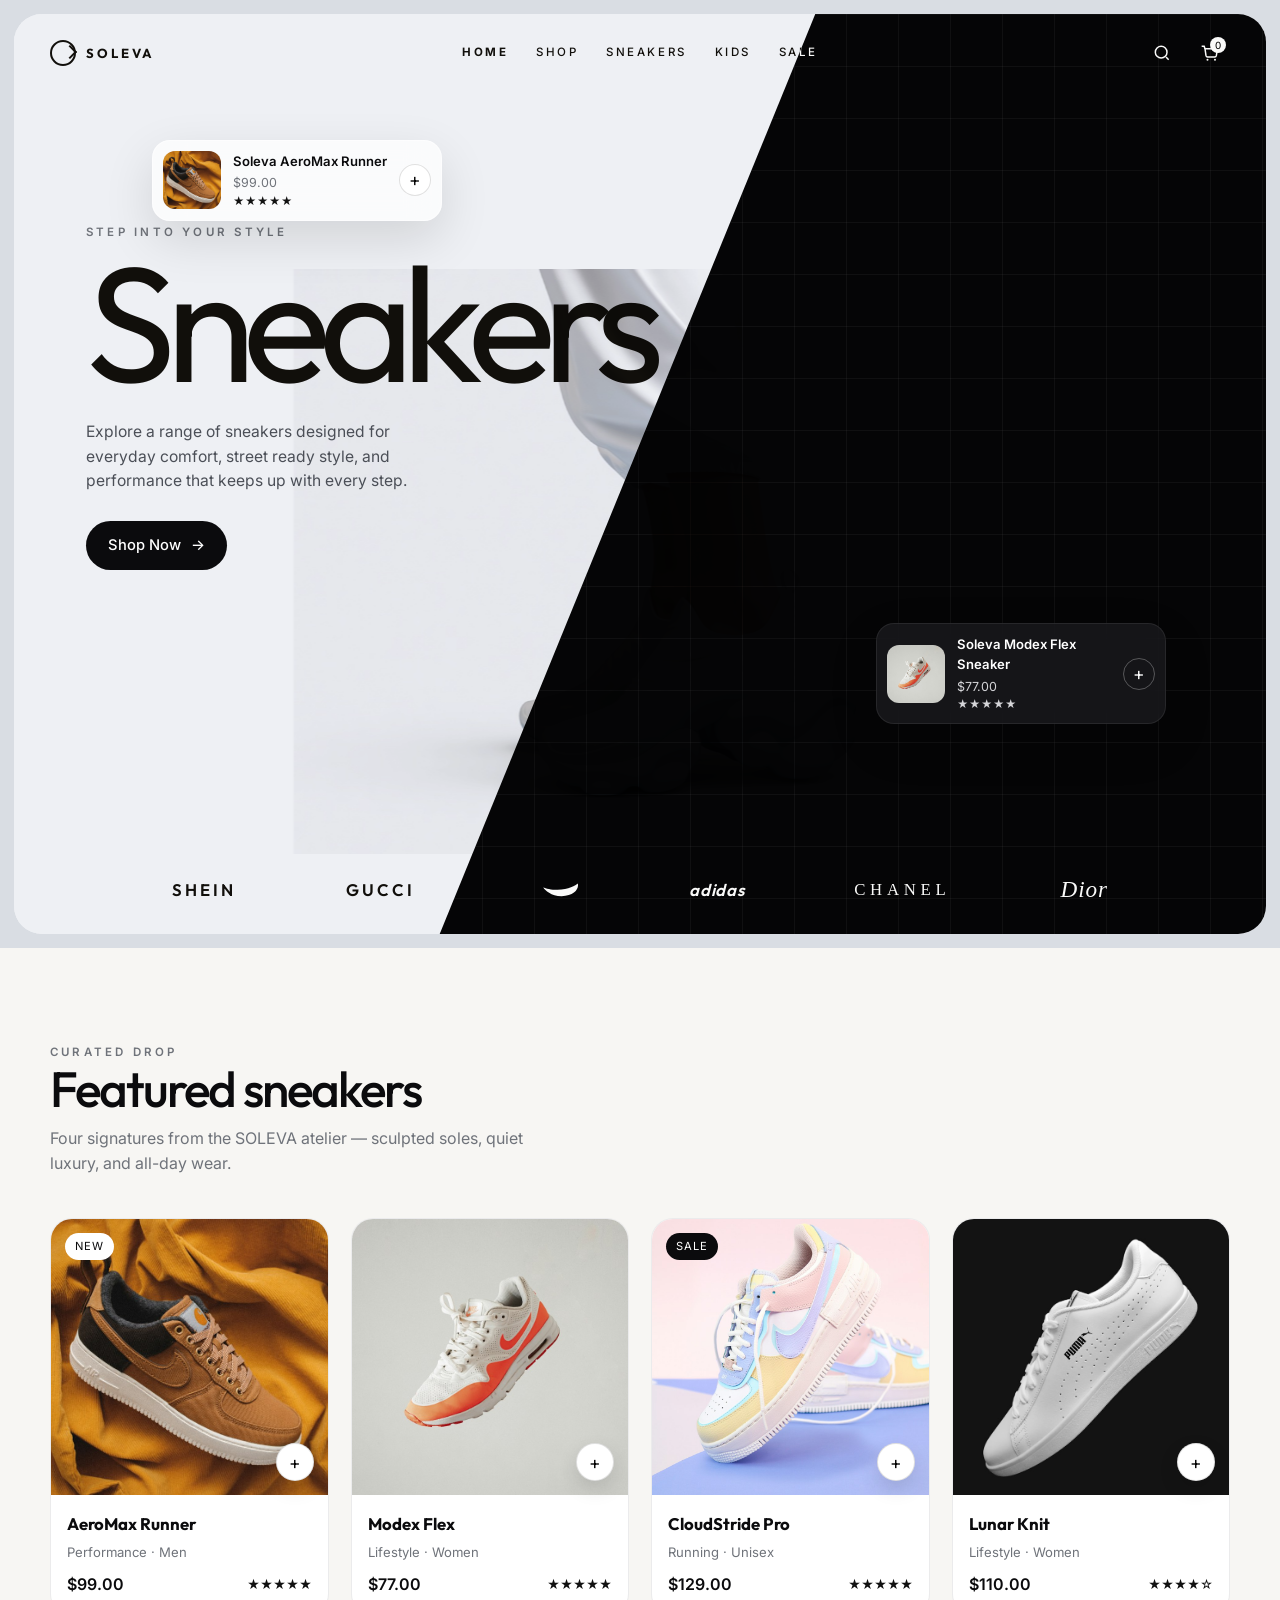
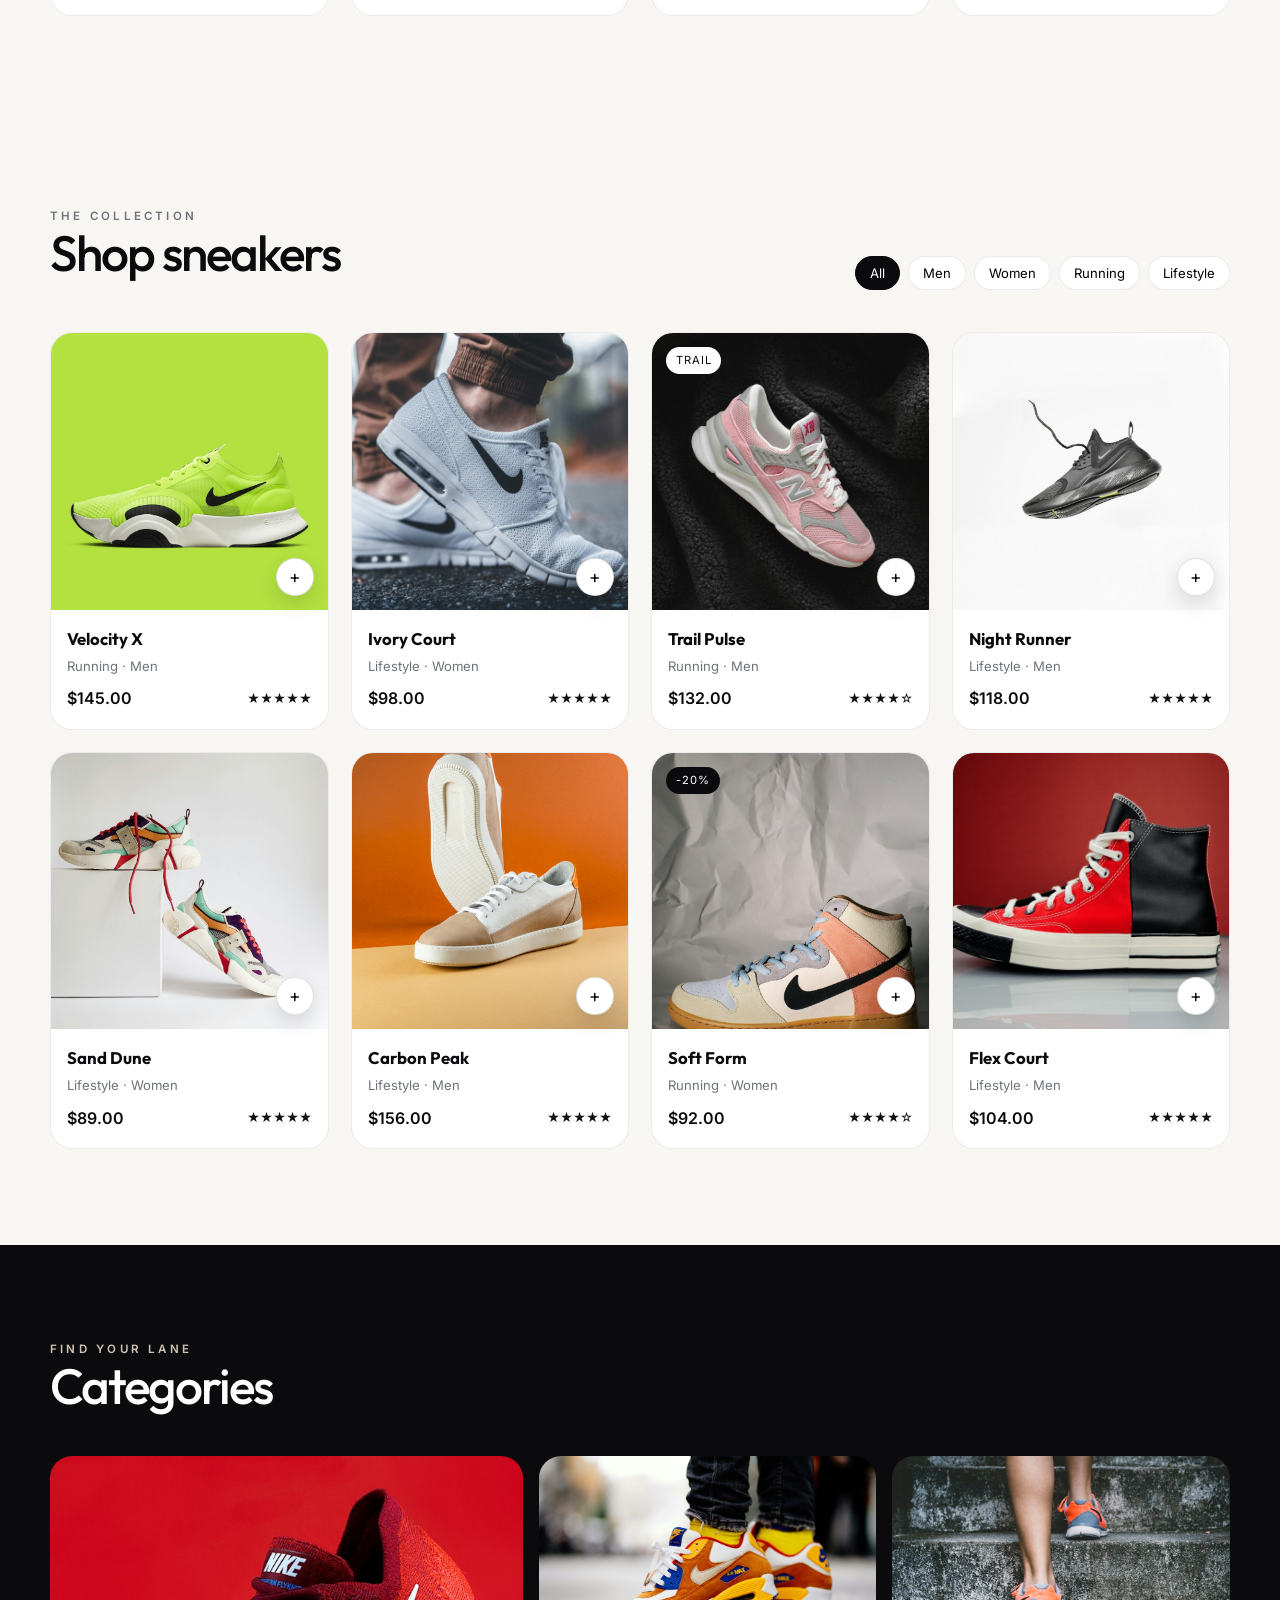
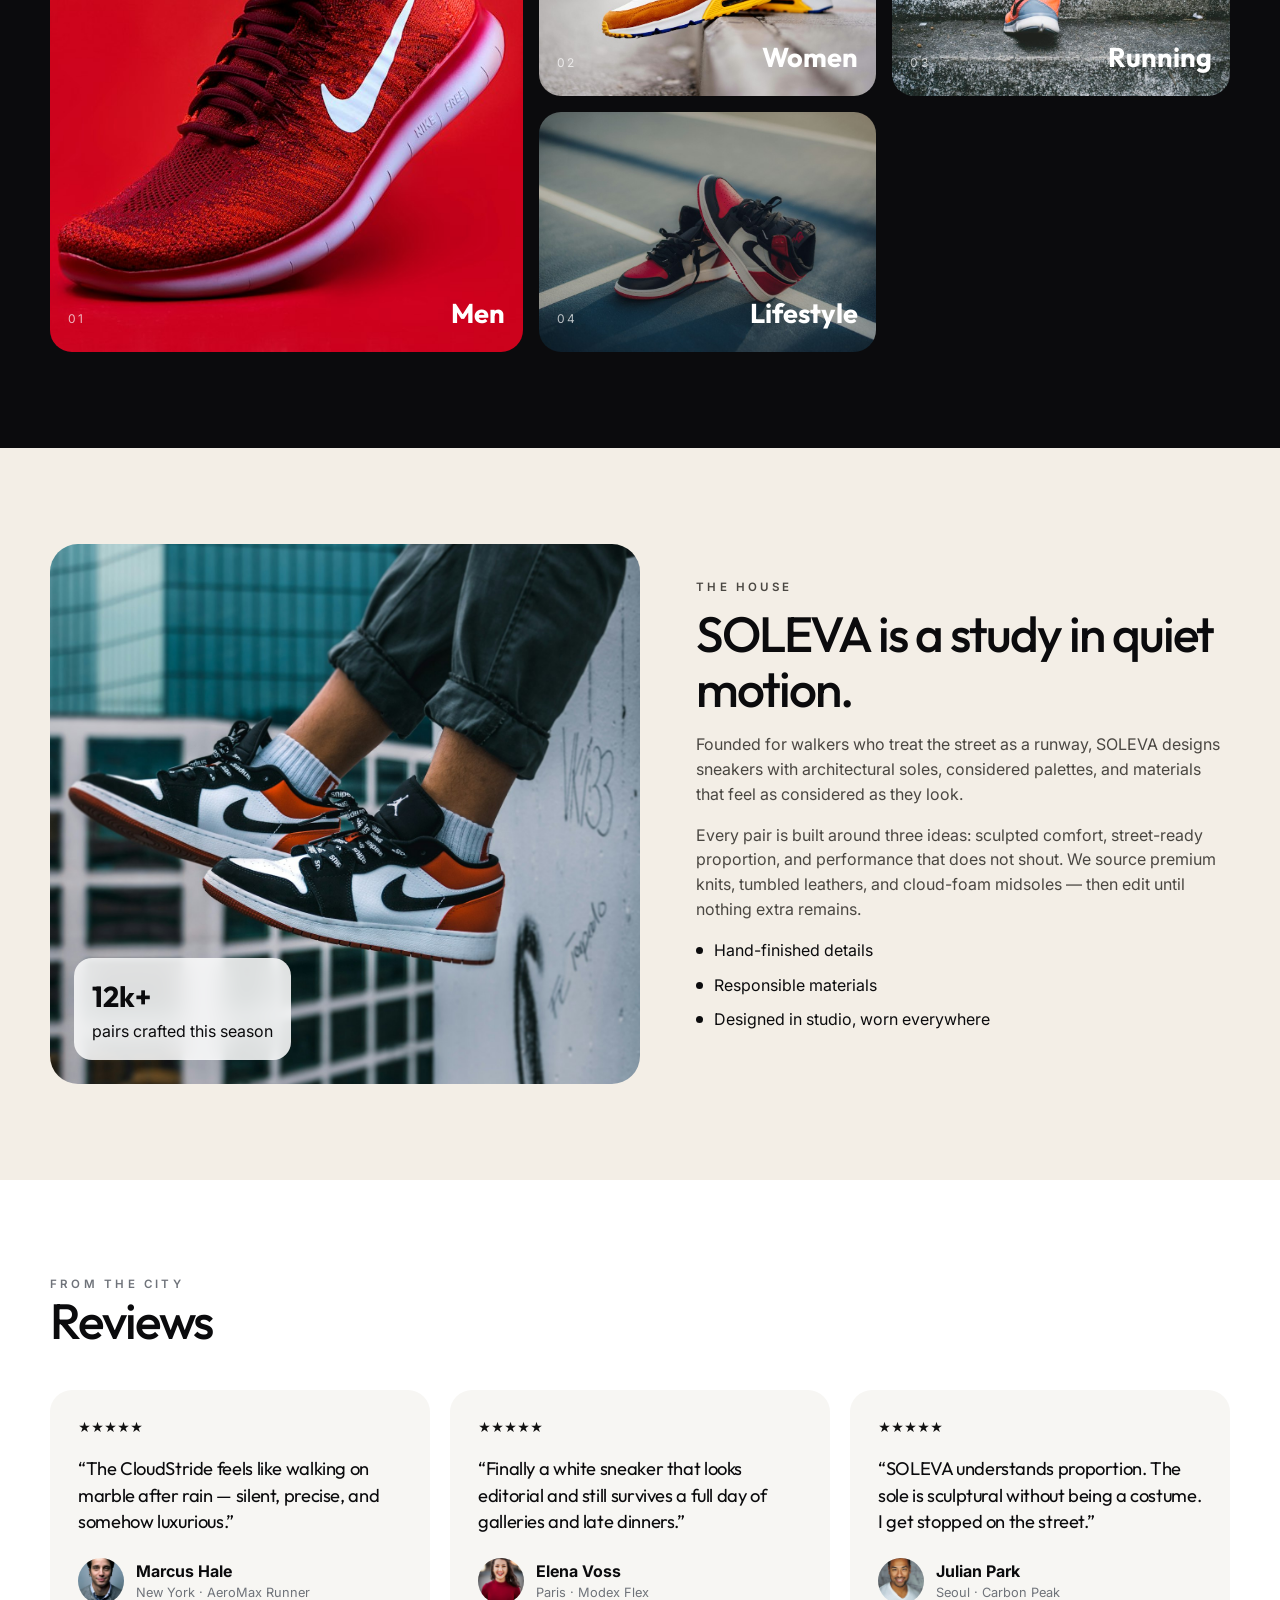
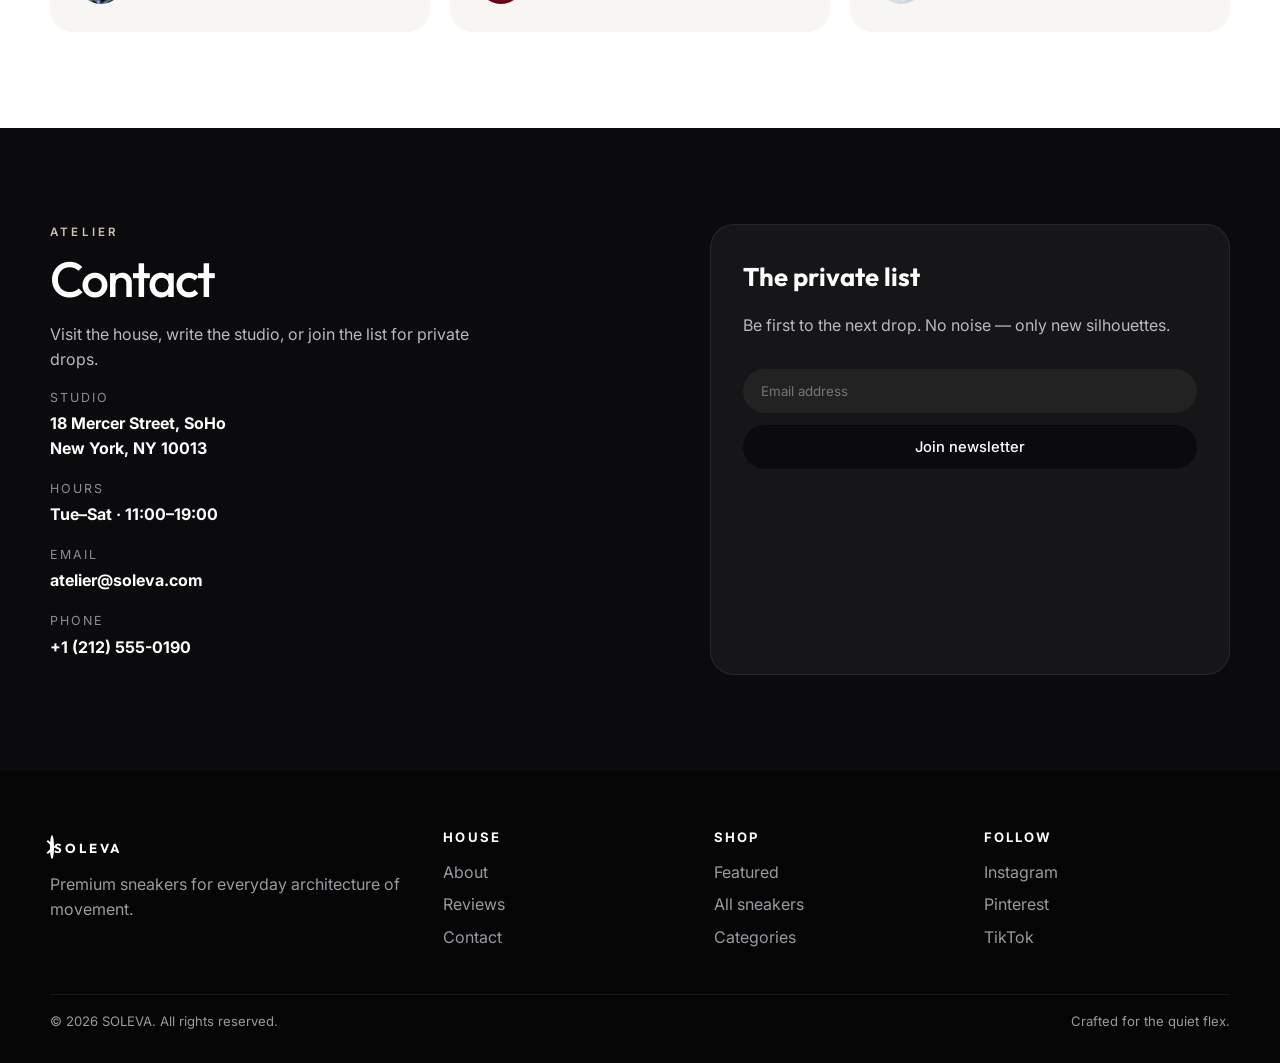
<file: index.html>
<!DOCTYPE html>
<html lang="en">
<head>
  <meta charset="UTF-8" />
  <meta name="viewport" content="width=device-width, initial-scale=1.0" />
  <title>SOLEVA — Step Into Your Style</title>
  <meta name="description" content="SOLEVA is a premium sneaker house. Discover sculpted comfort, street-ready style, and performance that keeps up with every step." />
  <link rel="preconnect" href="https://fonts.googleapis.com" />
  <link rel="preconnect" href="https://fonts.gstatic.com" crossorigin />
  <link href="https://fonts.googleapis.com/css2?family=Inter:wght@400;500;600;700&family=Outfit:wght@300;400;500;600;700&display=swap" rel="stylesheet" />
  <link rel="stylesheet" href="style.css" />
</head>
<body>
  <div class="page-frame">
    <header class="header" id="header">
      <a class="logo" href="#home" aria-label="SOLEVA home">
        <span class="logo-mark" aria-hidden="true"></span>
        <span class="logo-text">SOLEVA</span>
      </a>

      <nav class="nav" id="nav" aria-label="Primary">
        <a href="#home" class="nav-link is-active">Home</a>
        <a href="#shop" class="nav-link">Shop</a>
        <a href="#featured" class="nav-link">Sneakers</a>
        <a href="#categories" class="nav-link">Kids</a>
        <a href="#shop" class="nav-link">Sale</a>
      </nav>

      <div class="header-actions">
        <button class="icon-btn" id="searchBtn" aria-label="Search">
          <svg viewBox="0 0 24 24" fill="none" stroke="currentColor" stroke-width="1.8">
            <circle cx="11" cy="11" r="7" />
            <path d="M20 20l-3.2-3.2" />
          </svg>
        </button>
        <button class="icon-btn" id="cartBtn" aria-label="Open cart">
          <svg viewBox="0 0 24 24" fill="none" stroke="currentColor" stroke-width="1.8">
            <path d="M6 7h15l-1.4 8.2a2 2 0 0 1-2 1.6H9.2a2 2 0 0 1-2-1.6L6 7Z" />
            <path d="M6 7 5 4H2" />
            <circle cx="9" cy="20" r="1.2" fill="currentColor" stroke="none" />
            <circle cx="18" cy="20" r="1.2" fill="currentColor" stroke="none" />
          </svg>
          <span class="cart-count" id="cartCount">0</span>
        </button>
        <button class="icon-btn menu-btn" id="menuBtn" aria-label="Open menu" aria-expanded="false">
          <span></span><span></span>
        </button>
      </div>
    </header>

    <section class="hero" id="home">
      <div class="hero-dark" aria-hidden="true"></div>

      <article class="float-card float-card--left">
        <img src="assets/images/product-aeromax.jpg" alt="SOLEVA AeroMax Runner" />
        <div>
          <h3>Soleva AeroMax Runner</h3>
          <p>$99.00</p>
          <div class="stars" aria-label="5 stars">★★★★★</div>
        </div>
        <button class="plus-btn add-to-cart" data-id="aeromax" data-name="AeroMax Runner" data-price="99" data-image="assets/images/product-aeromax.jpg" aria-label="Add AeroMax Runner">+</button>
      </article>

      <article class="float-card float-card--right">
        <img src="assets/images/product-modex.jpg" alt="SOLEVA Modex Flex Sneaker" />
        <div>
          <h3>Soleva Modex Flex Sneaker</h3>
          <p>$77.00</p>
          <div class="stars" aria-label="5 stars">★★★★★</div>
        </div>
        <button class="plus-btn add-to-cart" data-id="modex" data-name="Modex Flex Sneaker" data-price="77" data-image="assets/images/product-modex.jpg" aria-label="Add Modex Flex">+</button>
      </article>

      <div class="hero-copy">
        <p class="eyebrow">Step into your style</p>
        <h1 class="hero-word" aria-label="Sneakers">
          <span>Sneakers</span>
        </h1>
        <p class="hero-lead">
          Explore a range of sneakers designed for everyday comfort, street ready style, and performance that keeps up with every step.
        </p>
        <a class="btn btn-dark" href="#shop">Shop Now <span aria-hidden="true">→</span></a>
      </div>

      <div class="hero-visual">
        <img src="assets/images/hero-soleva.jpg" alt="Model wearing sculptural white SOLEVA sneakers" />
      </div>

      <div class="brand-bar" aria-label="Featured houses">
        <span class="brand-shein">SHEIN</span>
        <span class="brand-gucci">GUCCI</span>
        <span class="brand-nike" aria-label="Nike">
          <svg viewBox="0 0 69 24" fill="currentColor" aria-hidden="true"><path d="M68.9 3.4c-2.7 2.2-12.4 8.4-27 8.4-8.3 0-15.8-2.2-19.1-3.3 2.6 3.5 10.3 11.7 24.5 11.7 16.4 0 23.5-9.4 21.6-16.8z"/></svg>
        </span>
        <span class="brand-adidas">adidas</span>
        <span class="brand-chanel">Chanel</span>
        <span class="brand-dior">Dior</span>
      </div>
    </section>
  </div>

  <main>
    <section class="section featured" id="featured">
      <div class="container">
        <div class="section-head">
          <p class="eyebrow">Curated drop</p>
          <h2>Featured sneakers</h2>
          <p>Four signatures from the SOLEVA atelier — sculpted soles, quiet luxury, and all-day wear.</p>
        </div>
        <div class="featured-grid">
          <article class="product-card featured-card">
            <div class="product-media">
              <span class="badge">New</span>
              <img src="assets/images/product-aeromax.jpg" alt="AeroMax Runner" />
              <button class="plus-btn add-to-cart" data-id="aeromax" data-name="AeroMax Runner" data-price="99" data-image="assets/images/product-aeromax.jpg">+</button>
            </div>
            <div class="product-info">
              <h3>AeroMax Runner</h3>
              <p class="muted">Performance · Men</p>
              <div class="product-meta">
                <span class="price">$99.00</span>
                <span class="stars">★★★★★</span>
              </div>
            </div>
          </article>
          <article class="product-card featured-card">
            <div class="product-media">
              <img src="assets/images/product-modex.jpg" alt="Modex Flex Sneaker" />
              <button class="plus-btn add-to-cart" data-id="modex" data-name="Modex Flex Sneaker" data-price="77" data-image="assets/images/product-modex.jpg">+</button>
            </div>
            <div class="product-info">
              <h3>Modex Flex</h3>
              <p class="muted">Lifestyle · Women</p>
              <div class="product-meta">
                <span class="price">$77.00</span>
                <span class="stars">★★★★★</span>
              </div>
            </div>
          </article>
          <article class="product-card featured-card">
            <div class="product-media">
              <span class="badge badge-sale">Sale</span>
              <img src="assets/images/product-cloudstride.jpg" alt="CloudStride Pro" />
              <button class="plus-btn add-to-cart" data-id="cloudstride" data-name="CloudStride Pro" data-price="129" data-image="assets/images/product-cloudstride.jpg">+</button>
            </div>
            <div class="product-info">
              <h3>CloudStride Pro</h3>
              <p class="muted">Running · Unisex</p>
              <div class="product-meta">
                <span class="price">$129.00</span>
                <span class="stars">★★★★★</span>
              </div>
            </div>
          </article>
          <article class="product-card featured-card">
            <div class="product-media">
              <img src="assets/images/product-lunar.jpg" alt="Lunar Knit" />
              <button class="plus-btn add-to-cart" data-id="lunar" data-name="Lunar Knit" data-price="110" data-image="assets/images/product-lunar.jpg">+</button>
            </div>
            <div class="product-info">
              <h3>Lunar Knit</h3>
              <p class="muted">Lifestyle · Women</p>
              <div class="product-meta">
                <span class="price">$110.00</span>
                <span class="stars">★★★★☆</span>
              </div>
            </div>
          </article>
        </div>
      </div>
    </section>

    <section class="section shop" id="shop">
      <div class="container">
        <div class="section-head split">
          <div>
            <p class="eyebrow">The collection</p>
            <h2>Shop sneakers</h2>
          </div>
          <div class="filters" role="tablist" aria-label="Product filters">
            <button class="filter-btn is-active" data-filter="all">All</button>
            <button class="filter-btn" data-filter="men">Men</button>
            <button class="filter-btn" data-filter="women">Women</button>
            <button class="filter-btn" data-filter="running">Running</button>
            <button class="filter-btn" data-filter="lifestyle">Lifestyle</button>
          </div>
        </div>

        <div class="shop-grid" id="shopGrid">
          <article class="product-card" data-category="running men">
            <div class="product-media">
              <img src="assets/images/product-velocity.jpg" alt="Velocity X" />
              <button class="plus-btn add-to-cart" data-id="velocity" data-name="Velocity X" data-price="145" data-image="assets/images/product-velocity.jpg">+</button>
            </div>
            <div class="product-info">
              <h3>Velocity X</h3>
              <p class="muted">Running · Men</p>
              <div class="product-meta"><span class="price">$145.00</span><span class="stars">★★★★★</span></div>
            </div>
          </article>
          <article class="product-card" data-category="lifestyle women">
            <div class="product-media">
              <img src="assets/images/product-ivory.jpg" alt="Ivory Court" />
              <button class="plus-btn add-to-cart" data-id="ivory" data-name="Ivory Court" data-price="98" data-image="assets/images/product-ivory.jpg">+</button>
            </div>
            <div class="product-info">
              <h3>Ivory Court</h3>
              <p class="muted">Lifestyle · Women</p>
              <div class="product-meta"><span class="price">$98.00</span><span class="stars">★★★★★</span></div>
            </div>
          </article>
          <article class="product-card" data-category="running men">
            <div class="product-media">
              <span class="badge">Trail</span>
              <img src="assets/images/product-trail.jpg" alt="Trail Pulse" />
              <button class="plus-btn add-to-cart" data-id="trail" data-name="Trail Pulse" data-price="132" data-image="assets/images/product-trail.jpg">+</button>
            </div>
            <div class="product-info">
              <h3>Trail Pulse</h3>
              <p class="muted">Running · Men</p>
              <div class="product-meta"><span class="price">$132.00</span><span class="stars">★★★★☆</span></div>
            </div>
          </article>
          <article class="product-card" data-category="lifestyle men">
            <div class="product-media">
              <img src="assets/images/product-night.jpg" alt="Night Runner" />
              <button class="plus-btn add-to-cart" data-id="night" data-name="Night Runner" data-price="118" data-image="assets/images/product-night.jpg">+</button>
            </div>
            <div class="product-info">
              <h3>Night Runner</h3>
              <p class="muted">Lifestyle · Men</p>
              <div class="product-meta"><span class="price">$118.00</span><span class="stars">★★★★★</span></div>
            </div>
          </article>
          <article class="product-card" data-category="lifestyle women">
            <div class="product-media">
              <img src="assets/images/product-dune.jpg" alt="Sand Dune" />
              <button class="plus-btn add-to-cart" data-id="dune" data-name="Sand Dune" data-price="89" data-image="assets/images/product-dune.jpg">+</button>
            </div>
            <div class="product-info">
              <h3>Sand Dune</h3>
              <p class="muted">Lifestyle · Women</p>
              <div class="product-meta"><span class="price">$89.00</span><span class="stars">★★★★★</span></div>
            </div>
          </article>
          <article class="product-card" data-category="lifestyle men">
            <div class="product-media">
              <img src="assets/images/product-carbon.jpg" alt="Carbon Peak" />
              <button class="plus-btn add-to-cart" data-id="carbon" data-name="Carbon Peak" data-price="156" data-image="assets/images/product-carbon.jpg">+</button>
            </div>
            <div class="product-info">
              <h3>Carbon Peak</h3>
              <p class="muted">Lifestyle · Men</p>
              <div class="product-meta"><span class="price">$156.00</span><span class="stars">★★★★★</span></div>
            </div>
          </article>
          <article class="product-card" data-category="running women">
            <div class="product-media">
              <span class="badge badge-sale">-20%</span>
              <img src="assets/images/product-softform.jpg" alt="Soft Form" />
              <button class="plus-btn add-to-cart" data-id="softform" data-name="Soft Form" data-price="92" data-image="assets/images/product-softform.jpg">+</button>
            </div>
            <div class="product-info">
              <h3>Soft Form</h3>
              <p class="muted">Running · Women</p>
              <div class="product-meta"><span class="price">$92.00</span><span class="stars">★★★★☆</span></div>
            </div>
          </article>
          <article class="product-card" data-category="lifestyle men">
            <div class="product-media">
              <img src="assets/images/product-flex.jpg" alt="Flex Court" />
              <button class="plus-btn add-to-cart" data-id="flex" data-name="Flex Court" data-price="104" data-image="assets/images/product-flex.jpg">+</button>
            </div>
            <div class="product-info">
              <h3>Flex Court</h3>
              <p class="muted">Lifestyle · Men</p>
              <div class="product-meta"><span class="price">$104.00</span><span class="stars">★★★★★</span></div>
            </div>
          </article>
        </div>
      </div>
    </section>

    <section class="section categories" id="categories">
      <div class="container">
        <div class="section-head">
          <p class="eyebrow">Find your lane</p>
          <h2>Categories</h2>
        </div>
        <div class="category-grid">
          <a class="category-card" href="#shop" data-jump="men">
            <img src="assets/images/cat-men.jpg" alt="Men's sneakers" />
            <div class="category-label">
              <span>01</span>
              <h3>Men</h3>
            </div>
          </a>
          <a class="category-card" href="#shop" data-jump="women">
            <img src="assets/images/cat-women.jpg" alt="Women's sneakers" />
            <div class="category-label">
              <span>02</span>
              <h3>Women</h3>
            </div>
          </a>
          <a class="category-card" href="#shop" data-jump="running">
            <img src="assets/images/cat-running.jpg" alt="Running sneakers" />
            <div class="category-label">
              <span>03</span>
              <h3>Running</h3>
            </div>
          </a>
          <a class="category-card" href="#shop" data-jump="lifestyle">
            <img src="assets/images/cat-lifestyle.jpg" alt="Lifestyle sneakers" />
            <div class="category-label">
              <span>04</span>
              <h3>Lifestyle</h3>
            </div>
          </a>
        </div>
      </div>
    </section>

    <section class="section about" id="about">
      <div class="container about-grid">
        <div class="about-media">
          <img src="assets/images/about.jpg" alt="SOLEVA studio sneakers on marble" />
          <div class="about-stat">
            <strong>12k+</strong>
            <span>pairs crafted this season</span>
          </div>
        </div>
        <div class="about-copy">
          <p class="eyebrow">The house</p>
          <h2>SOLEVA is a study in quiet motion.</h2>
          <p>
            Founded for walkers who treat the street as a runway, SOLEVA designs sneakers with architectural soles, considered palettes, and materials that feel as considered as they look.
          </p>
          <p>
            Every pair is built around three ideas: sculpted comfort, street-ready proportion, and performance that does not shout. We source premium knits, tumbled leathers, and cloud-foam midsoles — then edit until nothing extra remains.
          </p>
          <ul class="about-points">
            <li>Hand-finished details</li>
            <li>Responsible materials</li>
            <li>Designed in studio, worn everywhere</li>
          </ul>
        </div>
      </div>
    </section>

    <section class="section reviews" id="reviews">
      <div class="container">
        <div class="section-head">
          <p class="eyebrow">From the city</p>
          <h2>Reviews</h2>
        </div>
        <div class="review-grid">
          <article class="review-card">
            <div class="stars">★★★★★</div>
            <p>“The CloudStride feels like walking on marble after rain — silent, precise, and somehow luxurious.”</p>
            <div class="reviewer">
              <img src="assets/images/review-1.jpg" alt="Marcus Hale" />
              <div>
                <strong>Marcus Hale</strong>
                <span>New York · AeroMax Runner</span>
              </div>
            </div>
          </article>
          <article class="review-card">
            <div class="stars">★★★★★</div>
            <p>“Finally a white sneaker that looks editorial and still survives a full day of galleries and late dinners.”</p>
            <div class="reviewer">
              <img src="assets/images/review-2.jpg" alt="Elena Voss" />
              <div>
                <strong>Elena Voss</strong>
                <span>Paris · Modex Flex</span>
              </div>
            </div>
          </article>
          <article class="review-card">
            <div class="stars">★★★★★</div>
            <p>“SOLEVA understands proportion. The sole is sculptural without being a costume. I get stopped on the street.”</p>
            <div class="reviewer">
              <img src="assets/images/review-3.jpg" alt="Julian Park" />
              <div>
                <strong>Julian Park</strong>
                <span>Seoul · Carbon Peak</span>
              </div>
            </div>
          </article>
        </div>
      </div>
    </section>

    <section class="section contact" id="contact">
      <div class="container contact-grid">
        <div>
          <p class="eyebrow">Atelier</p>
          <h2>Contact</h2>
          <p class="contact-lead">Visit the house, write the studio, or join the list for private drops.</p>
          <ul class="contact-list">
            <li>
              <span>Studio</span>
              <strong>18 Mercer Street, SoHo<br />New York, NY 10013</strong>
            </li>
            <li>
              <span>Hours</span>
              <strong>Tue–Sat · 11:00–19:00</strong>
            </li>
            <li>
              <span>Email</span>
              <strong><a href="mailto:atelier@soleva.com">atelier@soleva.com</a></strong>
            </li>
            <li>
              <span>Phone</span>
              <strong><a href="tel:+12125550190">+1 (212) 555-0190</a></strong>
            </li>
          </ul>
        </div>
        <form class="newsletter" id="newsletterForm">
          <h3>The private list</h3>
          <p>Be first to the next drop. No noise — only new silhouettes.</p>
          <label class="sr-only" for="email">Email address</label>
          <input id="email" name="email" type="email" placeholder="Email address" required />
          <button class="btn btn-dark full" type="submit">Join newsletter</button>
          <p class="form-note" id="formNote" hidden></p>
        </form>
      </div>
    </section>
  </main>

  <footer class="footer">
    <div class="container footer-grid">
      <div>
        <a class="logo" href="#home">
          <span class="logo-mark"></span>
          <span class="logo-text">SOLEVA</span>
        </a>
        <p>Premium sneakers for everyday architecture of movement.</p>
      </div>
      <div>
        <h4>House</h4>
        <a href="#about">About</a>
        <a href="#reviews">Reviews</a>
        <a href="#contact">Contact</a>
      </div>
      <div>
        <h4>Shop</h4>
        <a href="#featured">Featured</a>
        <a href="#shop">All sneakers</a>
        <a href="#categories">Categories</a>
      </div>
      <div>
        <h4>Follow</h4>
        <a href="#">Instagram</a>
        <a href="#">Pinterest</a>
        <a href="#">TikTok</a>
      </div>
    </div>
    <div class="container footer-bottom">
      <p>© 2026 SOLEVA. All rights reserved.</p>
      <p>Crafted for the quiet flex.</p>
    </div>
  </footer>

  <div class="overlay" id="overlay" hidden></div>

  <div class="search-panel" id="searchPanel" hidden>
    <input id="searchInput" type="search" placeholder="Search sneakers..." />
    <div id="searchResults" class="search-results"></div>
  </div>

  <aside class="cart-drawer" id="cartDrawer" aria-hidden="true">
    <div class="drawer-head">
      <h3>Your bag</h3>
      <button class="icon-btn" id="closeCart" aria-label="Close cart">✕</button>
    </div>
    <div class="cart-items" id="cartItems"></div>
    <div class="cart-foot">
      <div class="cart-total"><span>Total</span><strong id="cartTotal">$0.00</strong></div>
      <button class="btn btn-dark full" id="checkoutBtn">Checkout</button>
    </div>
  </aside>

  <div class="toast" id="toast" role="status"></div>

  <script src="script.js"></script>
</body>
</html>
</file>
<file: style.css>
:root {
  --ink: #0b0b0d;
  --ink-soft: #1a1a1d;
  --paper: #f3f4f7;
  --white: #ffffff;
  --muted: #6f737a;
  --line: rgba(11, 11, 13, 0.08);
  --beige: #e7dfd3;
  --sand: #cfc4b3;
  --glass: rgba(255, 255, 255, 0.72);
  --shadow: 0 18px 50px rgba(10, 10, 12, 0.12);
  --radius: 22px;
  --header: 78px;
  --display: "Outfit", "Inter", sans-serif;
  --sans: "Inter", system-ui, sans-serif;
}

*,
*::before,
*::after {
  box-sizing: border-box;
}

html {
  scroll-behavior: smooth;
}

body {
  margin: 0;
  font-family: var(--sans);
  color: var(--ink);
  background: #d9dde3;
  line-height: 1.55;
}

img {
  max-width: 100%;
  display: block;
}

a {
  color: inherit;
  text-decoration: none;
}

button,
input {
  font-family: inherit;
}

.sr-only {
  position: absolute;
  width: 1px;
  height: 1px;
  padding: 0;
  margin: -1px;
  overflow: hidden;
  clip: rect(0, 0, 0, 0);
  border: 0;
}

.page-frame {
  margin: 14px;
  background: var(--paper);
  border-radius: 28px;
  overflow: hidden;
  position: relative;
  min-height: calc(100vh - 28px);
}

.container {
  width: min(1180px, calc(100% - 48px));
  margin: 0 auto;
}

/* Header */
.header {
  position: absolute;
  top: 0;
  left: 0;
  right: 0;
  z-index: 20;
  height: var(--header);
  display: grid;
  grid-template-columns: 1fr auto 1fr;
  align-items: center;
  padding: 0 36px;
}

.logo {
  display: inline-flex;
  align-items: center;
  gap: 10px;
}

.logo-mark {
  width: 26px;
  height: 26px;
  border: 2.2px solid currentColor;
  border-radius: 50%;
  position: relative;
}

.logo-mark::after {
  content: "";
  position: absolute;
  width: 10px;
  height: 10px;
  border: 2.2px solid currentColor;
  border-left: 0;
  border-bottom: 0;
  right: -1px;
  top: 5px;
  transform: rotate(45deg);
}

.logo-text {
  font-family: var(--display);
  font-weight: 700;
  letter-spacing: 0.22em;
  font-size: 0.82rem;
}

.nav {
  display: flex;
  gap: 28px;
}

.nav-link {
  font-size: 0.72rem;
  letter-spacing: 0.22em;
  text-transform: uppercase;
  color: #2a2a2e;
  font-weight: 500;
}

.nav-link.is-active {
  font-weight: 700;
}

.header-actions {
  display: flex;
  justify-content: flex-end;
  align-items: center;
  gap: 8px;
}

.icon-btn {
  width: 40px;
  height: 40px;
  border: 0;
  background: transparent;
  border-radius: 50%;
  display: grid;
  place-items: center;
  cursor: pointer;
  position: relative;
  color: var(--ink);
}

.icon-btn svg {
  width: 20px;
  height: 20px;
}

.cart-count {
  position: absolute;
  top: 4px;
  right: 4px;
  min-width: 16px;
  height: 16px;
  border-radius: 99px;
  background: var(--ink);
  color: #fff;
  font-size: 0.62rem;
  display: grid;
  place-items: center;
  padding: 0 4px;
}

.menu-btn {
  display: none;
  flex-direction: column;
  gap: 5px;
}

.menu-btn span {
  width: 16px;
  height: 1.6px;
  background: currentColor;
  display: block;
}

/* Hero */
.hero {
  position: relative;
  min-height: 920px;
  background: #eef0f4;
  overflow: hidden;
}

.hero-dark {
  position: absolute;
  inset: 0;
  background:
    linear-gradient(rgba(255, 255, 255, 0.045) 1px, transparent 1px),
    linear-gradient(90deg, rgba(255, 255, 255, 0.045) 1px, transparent 1px),
    #050506;
  background-size: 52px 52px, 52px 52px, auto;
  clip-path: polygon(64% 0, 100% 0, 100% 100%, 34% 100%);
}

.hero-copy {
  position: relative;
  z-index: auto; /* FIX: aron ma-blend ang headline sa background */
  padding: 210px 0 0 72px;
  max-width: 640px;
}

.eyebrow {
  margin: 0 0 10px;
  text-transform: uppercase;
  letter-spacing: 0.28em;
  font-size: 0.72rem;
  font-weight: 600;
  color: var(--muted);
}

/* FIX: puti + difference = itom sa hayag nga bahin, puti sa itom nga bahin */
.hero-word {
  margin: 0;
  position: relative;
  z-index: 4;
  font-family: var(--display);
  font-weight: 400;
  font-size: clamp(4.8rem, 13vw, 10.2rem);
  letter-spacing: -0.07em;
  line-height: 0.86;
  color: #fff;
  mix-blend-mode: difference;
}

.hero-lead {
  position: relative;
  z-index: 7;
  max-width: 360px;
  color: #4b4f57;
  font-size: 0.98rem;
  margin: 28px 0 28px;
}

.hero-copy .btn {
  position: relative;
  z-index: 7;
}

.btn {
  display: inline-flex;
  align-items: center;
  gap: 10px;
  border: 0;
  cursor: pointer;
  border-radius: 999px;
  padding: 13px 22px;
  font-size: 0.92rem;
  font-weight: 500;
}

.btn-dark {
  background: var(--ink);
  color: #fff;
}

.btn-dark:hover {
  background: #232328;
}

.btn.full {
  width: 100%;
  justify-content: center;
}

.hero-visual {
  position: absolute;
  left: 46%;
  bottom: 80px; /* FIX: gikan sa 36px, aron dili matabunan sa brand-bar */
  transform: translateX(-38%);
  width: min(780px, 74vw);
  z-index: 6;
  pointer-events: none;
  /* FIX: ang multiply naa na sa wrapper (dili sa img) aron mo-blend gyud.
     Kung transparent PNG na ang imong image, DELETE kining linya. */
  mix-blend-mode: multiply;
}

.hero-visual img {
  width: 100%;
  height: auto;
  object-fit: contain;
}

.float-card {
  position: absolute;
  z-index: 8;
  display: flex;
  align-items: center;
  gap: 12px;
  background: var(--glass);
  backdrop-filter: blur(16px);
  border: 1px solid rgba(255, 255, 255, 0.55);
  box-shadow: var(--shadow);
  border-radius: 18px;
  padding: 10px 10px 10px 10px;
  width: 290px;
}

.float-card img {
  width: 58px;
  height: 58px;
  object-fit: cover;
  border-radius: 12px;
  background: #ececec;
}

.float-card h3 {
  margin: 0;
  font-size: 0.82rem;
  font-weight: 600;
}

.float-card p {
  margin: 2px 0 0;
  font-size: 0.78rem;
  color: var(--muted);
}

.float-card .stars {
  font-size: 0.68rem;
  color: #111;
  letter-spacing: 1px;
}

.float-card--left {
  top: 126px;
  left: 11%;
}

.float-card--right {
  right: 8%;
  bottom: 210px;
  background: rgba(28, 28, 32, 0.72);
  color: #fff;
  border-color: rgba(255, 255, 255, 0.08);
}

.float-card--right p,
.float-card--right .stars {
  color: #d5d5d8;
}

.plus-btn {
  margin-left: auto;
  width: 32px;
  height: 32px;
  border-radius: 50%;
  border: 1px solid rgba(0, 0, 0, 0.12);
  background: #fff;
  cursor: pointer;
  font-size: 1.1rem;
  line-height: 1;
  flex-shrink: 0;
}

.float-card--right .plus-btn {
  background: transparent;
  color: #fff;
  border-color: rgba(255, 255, 255, 0.28);
}

/* FIX: puti + difference, mabasa sa hayag ug itom nga bahin */
.brand-bar {
  position: absolute;
  left: 0;
  right: 0;
  bottom: 0;
  z-index: 9;
  height: 88px;
  display: flex;
  align-items: center;
  justify-content: space-evenly;
  padding: 0 48px;
  color: #fff;
  mix-blend-mode: difference;
  font-family: var(--display);
  letter-spacing: 0.18em;
  font-size: 1.05rem;
  text-transform: uppercase;
}

.brand-shein,
.brand-gucci {
  color: #fff;
  font-weight: 600;
}

.brand-nike svg {
  width: 54px;
  height: 18px;
  display: block;
}

.brand-adidas {
  font-style: italic;
  text-transform: lowercase;
  letter-spacing: 0.04em;
  font-weight: 600;
}

.brand-chanel {
  font-family: "Times New Roman", serif;
  letter-spacing: 0.28em;
  font-size: 1.05rem;
}

.brand-dior {
  font-family: "Times New Roman", serif;
  font-style: italic;
  text-transform: none;
  letter-spacing: 0.04em;
  font-size: 1.45rem;
}

/* Sections */
main {
  background: #f7f6f3;
}

.section {
  padding: 96px 0;
}

.section-head {
  margin-bottom: 42px;
}

.section-head h2,
.about-copy h2,
.contact h2 {
  font-family: var(--display);
  font-weight: 500;
  font-size: clamp(2rem, 4vw, 3.1rem);
  letter-spacing: -0.04em;
  margin: 0 0 10px;
  line-height: 1.1;
}

.section-head p {
  max-width: 520px;
  color: var(--muted);
  margin: 0;
}

.section-head.split {
  display: flex;
  justify-content: space-between;
  align-items: flex-end;
  gap: 24px;
}

.featured {
  background: #f7f6f3;
}

.featured-grid,
.shop-grid {
  display: grid;
  grid-template-columns: repeat(4, 1fr);
  gap: 22px;
}

.product-card {
  background: #fff;
  border-radius: 22px;
  overflow: hidden;
  border: 1px solid var(--line);
  transition: transform 0.25s ease, box-shadow 0.25s ease;
}

.product-card:hover {
  transform: translateY(-6px);
  box-shadow: var(--shadow);
}

.product-media {
  position: relative;
  background: #eceae6;
  aspect-ratio: 1;
}

.product-media img {
  width: 100%;
  height: 100%;
  object-fit: cover;
}

.product-media .plus-btn {
  position: absolute;
  right: 14px;
  bottom: 14px;
  margin: 0;
  width: 38px;
  height: 38px;
  box-shadow: 0 8px 20px rgba(0, 0, 0, 0.12);
}

.badge {
  position: absolute;
  top: 14px;
  left: 14px;
  background: #fff;
  border-radius: 999px;
  padding: 5px 10px;
  font-size: 0.7rem;
  letter-spacing: 0.08em;
  text-transform: uppercase;
}

.badge-sale {
  background: var(--ink);
  color: #fff;
}

.product-info {
  padding: 16px 16px 18px;
}

.product-info h3 {
  margin: 0;
  font-family: var(--display);
  font-size: 1.05rem;
}

.muted {
  color: var(--muted);
  font-size: 0.82rem;
  margin: 4px 0 10px;
}

.product-meta {
  display: flex;
  justify-content: space-between;
  align-items: center;
}

.price {
  font-weight: 600;
}

.stars {
  color: #111;
  font-size: 0.78rem;
}

.filters {
  display: flex;
  flex-wrap: wrap;
  gap: 8px;
}

.filter-btn {
  border: 1px solid var(--line);
  background: #fff;
  border-radius: 999px;
  padding: 8px 14px;
  cursor: pointer;
  font-size: 0.82rem;
}

.filter-btn.is-active {
  background: var(--ink);
  color: #fff;
  border-color: var(--ink);
}

.product-card.is-hidden {
  display: none;
}

.categories {
  background: var(--ink);
  color: #fff;
}

.categories .eyebrow {
  color: var(--sand);
}

.category-grid {
  display: grid;
  grid-template-columns: 1.4fr 1fr 1fr;
  grid-template-rows: 240px 240px;
  gap: 16px;
}

.category-card:first-child {
  grid-row: 1 / span 2;
}

.category-card {
  position: relative;
  overflow: hidden;
  border-radius: 22px;
  display: block;
}

.category-card img {
  width: 100%;
  height: 100%;
  object-fit: cover;
  transition: transform 0.5s ease;
}

.category-card:hover img {
  transform: scale(1.06);
}

.category-label {
  position: absolute;
  inset: auto 18px 18px 18px;
  display: flex;
  justify-content: space-between;
  align-items: baseline;
}

.category-label span {
  letter-spacing: 0.18em;
  font-size: 0.75rem;
  color: rgba(255, 255, 255, 0.7);
}

.category-label h3 {
  margin: 0;
  font-family: var(--display);
  font-size: 1.7rem;
}

.about {
  background: #f3eee6;
}

.about-grid {
  display: grid;
  grid-template-columns: 1.05fr 0.95fr;
  gap: 56px;
  align-items: center;
}

.about-media {
  position: relative;
}

.about-media img {
  width: 100%;
  height: 540px;
  object-fit: cover;
  border-radius: 28px;
}

.about-stat {
  position: absolute;
  left: 24px;
  bottom: 24px;
  background: rgba(255, 255, 255, 0.86);
  backdrop-filter: blur(12px);
  border-radius: 18px;
  padding: 16px 18px;
}

.about-stat strong {
  display: block;
  font-family: var(--display);
  font-size: 1.8rem;
}

.about-copy p {
  color: #4a4742;
}

.about-points {
  padding: 0;
  list-style: none;
  display: grid;
  gap: 10px;
}

.about-points li {
  padding-left: 18px;
  position: relative;
}

.about-points li::before {
  content: "";
  width: 7px;
  height: 7px;
  border-radius: 50%;
  background: var(--ink);
  position: absolute;
  left: 0;
  top: 9px;
}

.reviews {
  background: #fff;
}

.review-grid {
  display: grid;
  grid-template-columns: repeat(3, 1fr);
  gap: 20px;
}

.review-card {
  background: #f7f6f3;
  border-radius: 22px;
  padding: 28px;
}

.review-card p {
  font-family: var(--display);
  font-size: 1.15rem;
  line-height: 1.45;
  letter-spacing: -0.02em;
}

.reviewer {
  display: flex;
  gap: 12px;
  align-items: center;
  margin-top: 22px;
}

.reviewer img {
  width: 46px;
  height: 46px;
  border-radius: 50%;
  object-fit: cover;
}

.reviewer span {
  display: block;
  color: var(--muted);
  font-size: 0.8rem;
}

.contact {
  background: var(--ink);
  color: #fff;
}

.contact .eyebrow {
  color: var(--sand);
}

.contact-grid {
  display: grid;
  grid-template-columns: 1fr 0.85fr;
  gap: 48px;
}

.contact-lead {
  color: #b9b9be;
  max-width: 420px;
}

.contact-list {
  list-style: none;
  padding: 0;
  display: grid;
  gap: 18px;
}

.contact-list span {
  display: block;
  color: #8d8d93;
  font-size: 0.78rem;
  letter-spacing: 0.16em;
  text-transform: uppercase;
  margin-bottom: 4px;
}

.newsletter {
  background: #161618;
  border: 1px solid rgba(255, 255, 255, 0.08);
  border-radius: 24px;
  padding: 32px;
}

.newsletter h3 {
  font-family: var(--display);
  font-size: 1.6rem;
  margin: 0 0 8px;
}

.newsletter p {
  color: #b9b9be;
}

.newsletter input {
  width: 100%;
  margin: 16px 0 12px;
  border: 0;
  border-radius: 999px;
  padding: 14px 18px;
  background: #222;
  color: #fff;
  outline: none;
}

.form-note {
  color: var(--beige);
  font-size: 0.88rem;
}

.footer {
  background: #050506;
  color: #c6c6ca;
  padding: 56px 0 24px;
}

.footer-grid {
  display: grid;
  grid-template-columns: 1.5fr 1fr 1fr 1fr;
  gap: 24px;
  padding-bottom: 36px;
  border-bottom: 1px solid rgba(255, 255, 255, 0.08);
}

.footer .logo {
  color: #fff;
  margin-bottom: 12px;
}

.footer h4 {
  color: #fff;
  margin: 0 0 12px;
  font-size: 0.82rem;
  letter-spacing: 0.16em;
  text-transform: uppercase;
}

.footer a,
.footer p {
  display: block;
  margin: 8px 0;
  color: #9a9aa1;
}

.footer-bottom {
  display: flex;
  justify-content: space-between;
  padding-top: 8px;
  font-size: 0.82rem;
}

/* Overlays */
.overlay {
  position: fixed;
  inset: 0;
  background: rgba(0, 0, 0, 0.45);
  z-index: 40;
}

.search-panel {
  position: fixed;
  top: 24px;
  left: 50%;
  transform: translateX(-50%);
  width: min(560px, calc(100% - 32px));
  background: #fff;
  border-radius: 18px;
  z-index: 50;
  padding: 16px;
  box-shadow: var(--shadow);
}

.search-panel input {
  width: 100%;
  border: 0;
  outline: none;
  font-size: 1rem;
  padding: 8px;
}

.search-results {
  display: grid;
  gap: 8px;
  margin-top: 8px;
}

.search-hit {
  display: flex;
  gap: 10px;
  align-items: center;
  padding: 8px;
  border-radius: 12px;
}

.search-hit img {
  width: 44px;
  height: 44px;
  object-fit: cover;
  border-radius: 8px;
}

.cart-drawer {
  position: fixed;
  top: 0;
  right: 0;
  width: min(380px, 100%);
  height: 100%;
  background: #fff;
  z-index: 50;
  transform: translateX(110%);
  transition: transform 0.3s ease;
  display: flex;
  flex-direction: column;
}

.cart-drawer.is-open {
  transform: none;
}

.drawer-head,
.cart-foot {
  padding: 20px;
  display: flex;
  justify-content: space-between;
  align-items: center;
}

.cart-items {
  flex: 1;
  overflow: auto;
  padding: 0 20px;
}

.cart-row {
  display: grid;
  grid-template-columns: 64px 1fr auto;
  gap: 12px;
  align-items: center;
  padding: 12px 0;
  border-bottom: 1px solid var(--line);
}

.cart-row img {
  width: 64px;
  height: 64px;
  object-fit: cover;
  border-radius: 10px;
}

.qty {
  display: flex;
  gap: 8px;
  align-items: center;
}

.qty button {
  width: 24px;
  height: 24px;
  border-radius: 50%;
  border: 1px solid var(--line);
  background: #fff;
  cursor: pointer;
}

.cart-foot {
  flex-direction: column;
  gap: 12px;
  align-items: stretch;
}

.cart-total {
  display: flex;
  justify-content: space-between;
}

.toast {
  position: fixed;
  bottom: 24px;
  left: 50%;
  transform: translateX(-50%) translateY(20px);
  background: var(--ink);
  color: #fff;
  padding: 12px 18px;
  border-radius: 999px;
  opacity: 0;
  pointer-events: none;
  transition: 0.25s ease;
  z-index: 60;
}

.toast.is-on {
  opacity: 1;
  transform: translateX(-50%) translateY(0);
}

@media (max-width: 1100px) {
  .featured-grid,
  .shop-grid {
    grid-template-columns: repeat(2, 1fr);
  }

  .hero-copy {
    padding-left: 40px;
  }

  .float-card--left {
    left: 24px;
  }

  .category-grid {
    grid-template-columns: 1fr 1fr;
    grid-template-rows: 220px 220px 220px;
  }

  .category-card:first-child {
    grid-row: auto;
    grid-column: 1 / -1;
    min-height: 280px;
  }
}

@media (max-width: 860px) {
  .nav {
    position: absolute;
    top: 78px;
    left: 16px;
    right: 16px;
    background: #fff;
    border-radius: 16px;
    flex-direction: column;
    padding: 16px;
    display: none;
    box-shadow: var(--shadow);
  }

  .nav.is-open {
    display: flex;
  }

  .menu-btn {
    display: grid;
  }

  .header {
    grid-template-columns: 1fr auto;
  }

  .hero {
    min-height: 820px;
  }

  .hero-dark {
    clip-path: polygon(0 48%, 100% 32%, 100% 100%, 0 100%);
  }

  /* FIX: gikuha ang gradient background-clip, difference na ang gamit */

  .hero-copy {
    padding: 110px 24px 0;
  }

  .hero-visual {
    width: min(560px, 92vw);
    left: 50%;
    transform: translateX(-50%);
    bottom: 90px;
  }

  .float-card--right {
    right: 16px;
    bottom: 150px;
    width: 250px;
  }

  .float-card--left {
    display: none;
  }

  .about-grid,
  .contact-grid,
  .review-grid,
  .footer-grid,
  .section-head.split {
    grid-template-columns: 1fr;
    display: grid;
  }

  .brand-bar {
    font-size: 0.72rem;
    letter-spacing: 0.08em;
    padding: 0 12px;
  }
}

@media (max-width: 640px) {
  .page-frame {
    margin: 0;
    border-radius: 0;
  }

  .featured-grid,
  .shop-grid,
  .category-grid {
    grid-template-columns: 1fr;
  }

  .category-card,
  .category-card:first-child {
    min-height: 220px;
    grid-column: auto;
  }

  .hero {
    min-height: 740px;
  }

  .float-card--right {
    display: none;
  }

  .header {
    padding: 0 16px;
  }

  .footer-bottom {
    flex-direction: column;
  }
}

/* FIX: nav ug icons mabasa sa hayag ug itom nga bahin (desktop ra) */
@media (min-width: 861px) {
  .header {
    color: #fff;
    mix-blend-mode: difference;
  }

  .nav-link,
  .icon-btn {
    color: #fff;
  }

  .cart-count {
    background: #fff;
    color: #000;
  }
}
</file>
